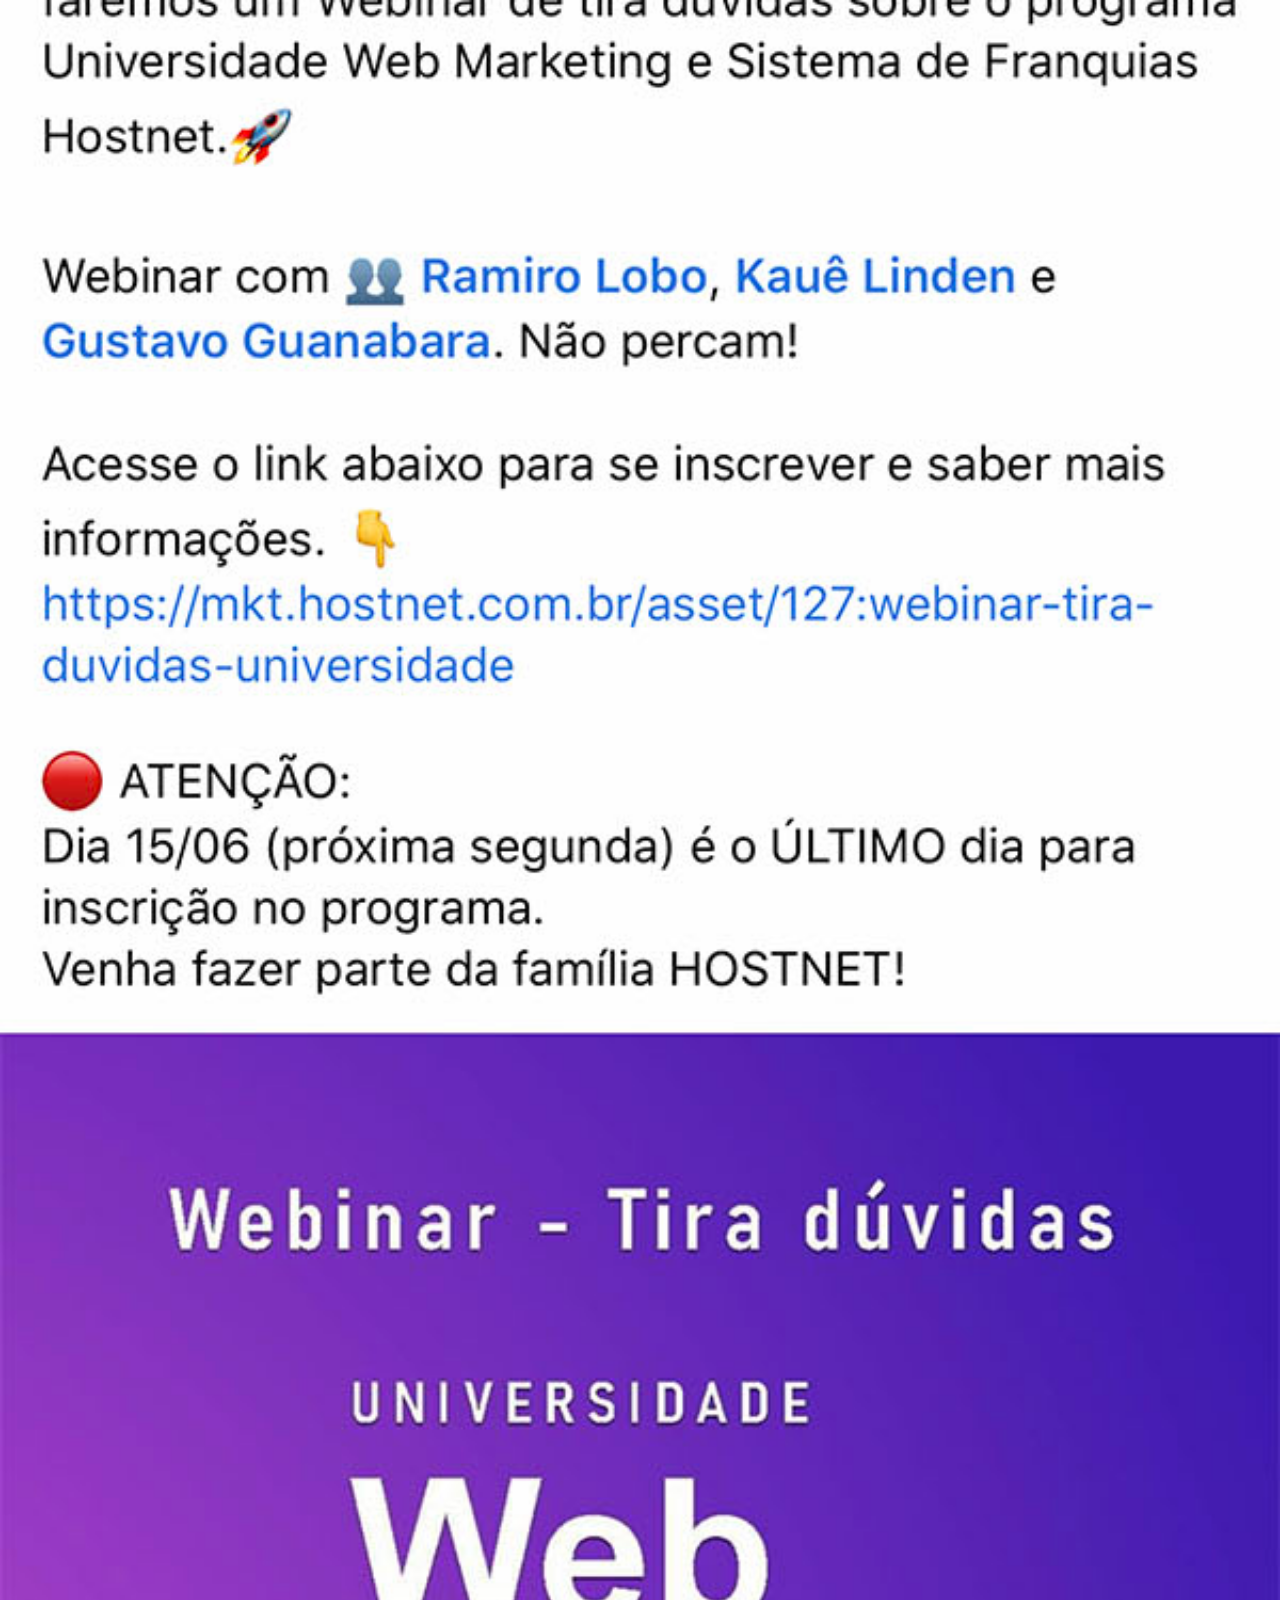
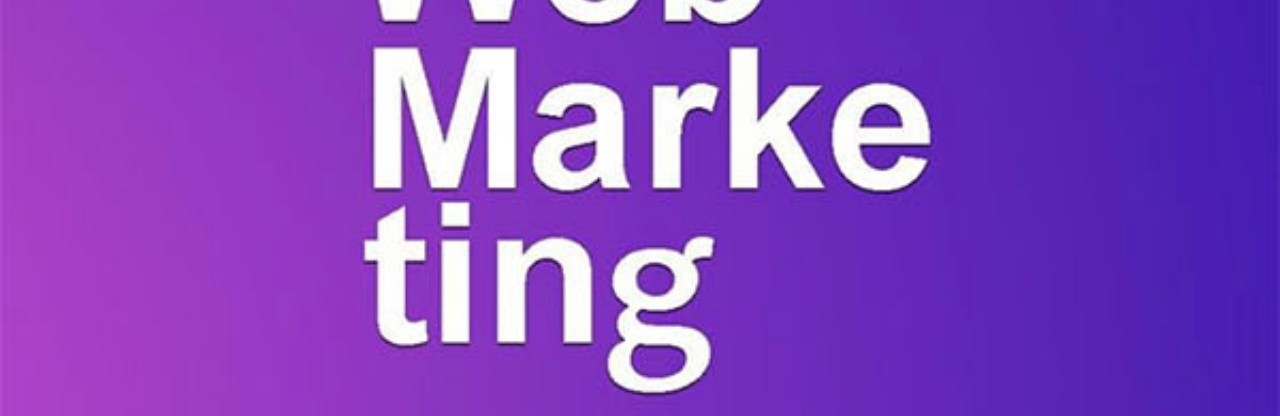
<file: Projetosocial/telafacebook.html>
<!DOCTYPE html>
<html lang="pt-br">
<head>
    <meta charset="UTF-8">
    <meta http-equiv="X-UA-Compatible" content="IE=edge">
    <meta name="viewport" content="width=device-width, initial-scale=1.0">
    <style>
        body{
            background-image: url(../pacote-d013/imagens/tela-facebook.jpg);
            background-position: center;
            background-repeat: no-repeat;
            background-size: cover;
            width: 90   vw;
            height: 2000px;
        }
    </style>
    <title>tela do facebook</title>
</head>
<body>
    
</body>
</html>
</file>
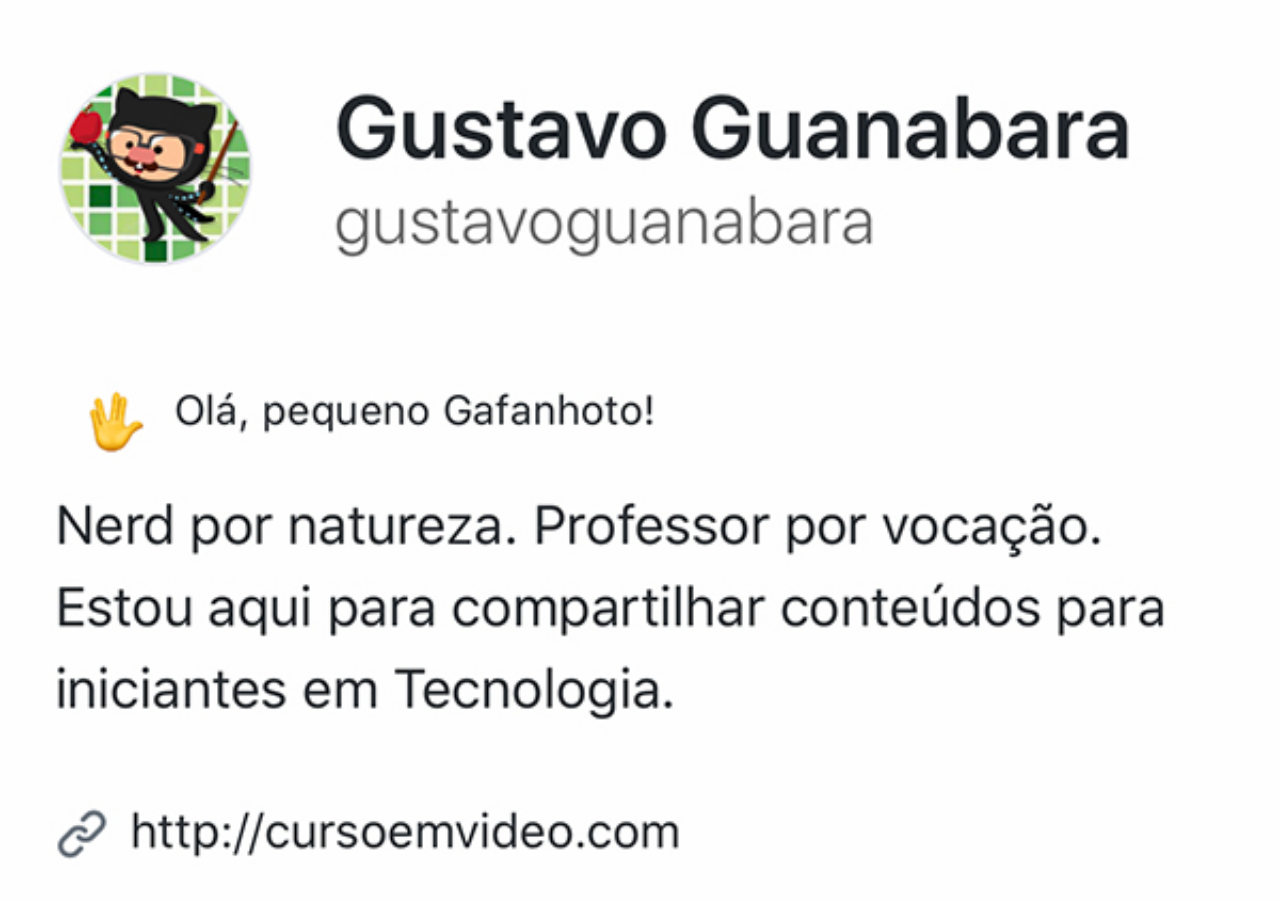
<file: Projetosocial/telagithub.html>
<!DOCTYPE html>
<html lang="pt-br">
<head>
    <meta charset="UTF-8">
    <meta http-equiv="X-UA-Compatible" content="IE=edge">
    <meta name="viewport" content="width=device-width, initial-scale=1.0">
    <style>
       body{
            background-image: url(../pacote-d013/imagens/tela-github.jpg);
            background-size: cover;
            background-repeat: no-repeat;
            width: 95%;
            height: 800px;
        }
    </style>
    <title>tela do github</title>
</head>
<body>
    
</body>
</html>
</file>
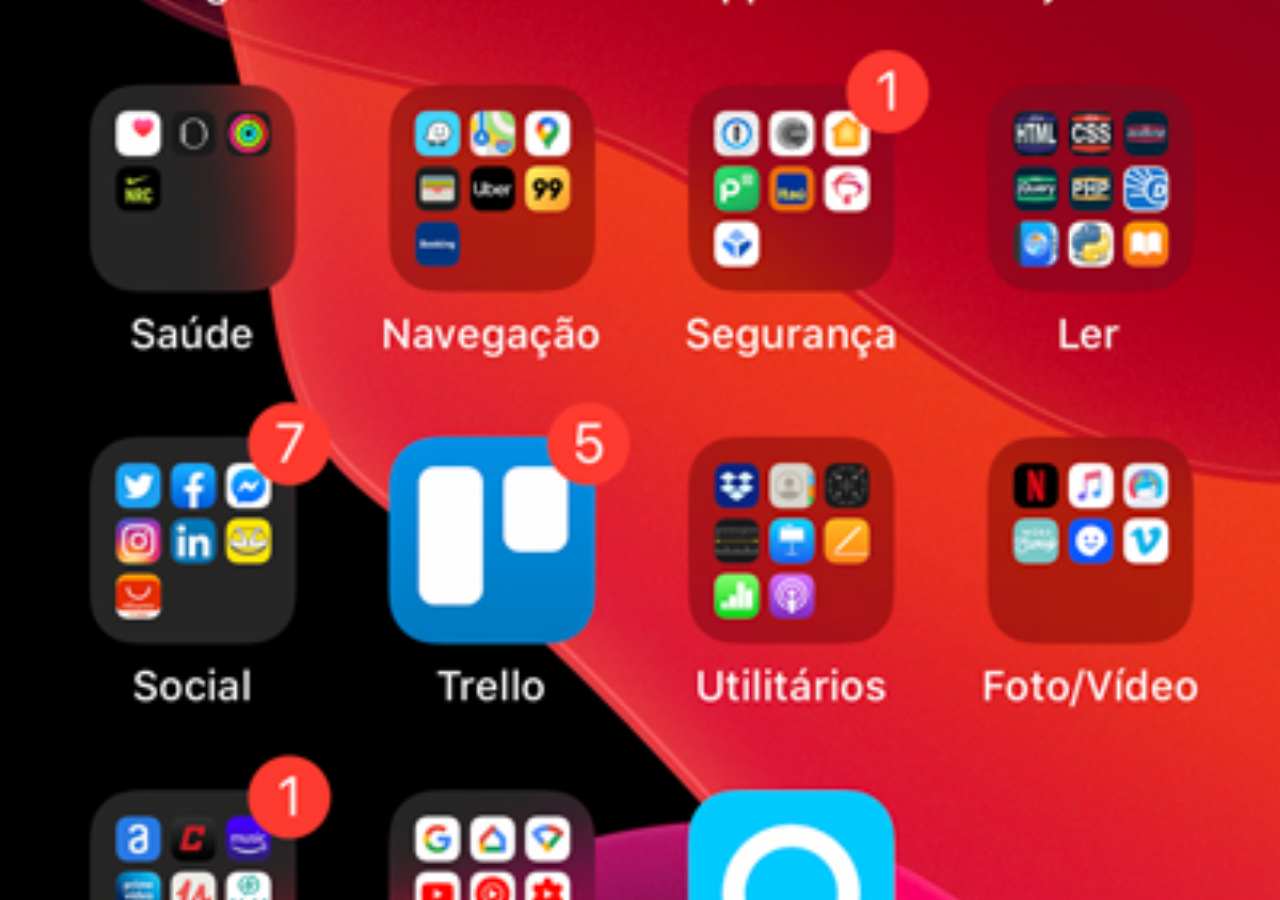
<file: Projetosocial/Telainicial.html>
<!DOCTYPE html>
<html lang="Pt-br">
<head>
    <meta charset="UTF-8">
    <meta http-equiv="X-UA-Compatible" content="IE=edge">
    <meta name="viewport" content="width=device-width, initial-scale=1.0">
    <style>
        *{
            margin: 0;
            padding: 0%;
        }
        body{
            width: 100vw;
            height: 100vh;
            background-image: url(../pacote-d013/imagens/tela-home.jpg);
            background-position: center;
            background-repeat: no-repeat;
            background-size: cover;
        }
    </style>
    <title>tela1</title>
</head>
<body>    
</body>
</html>
</file>
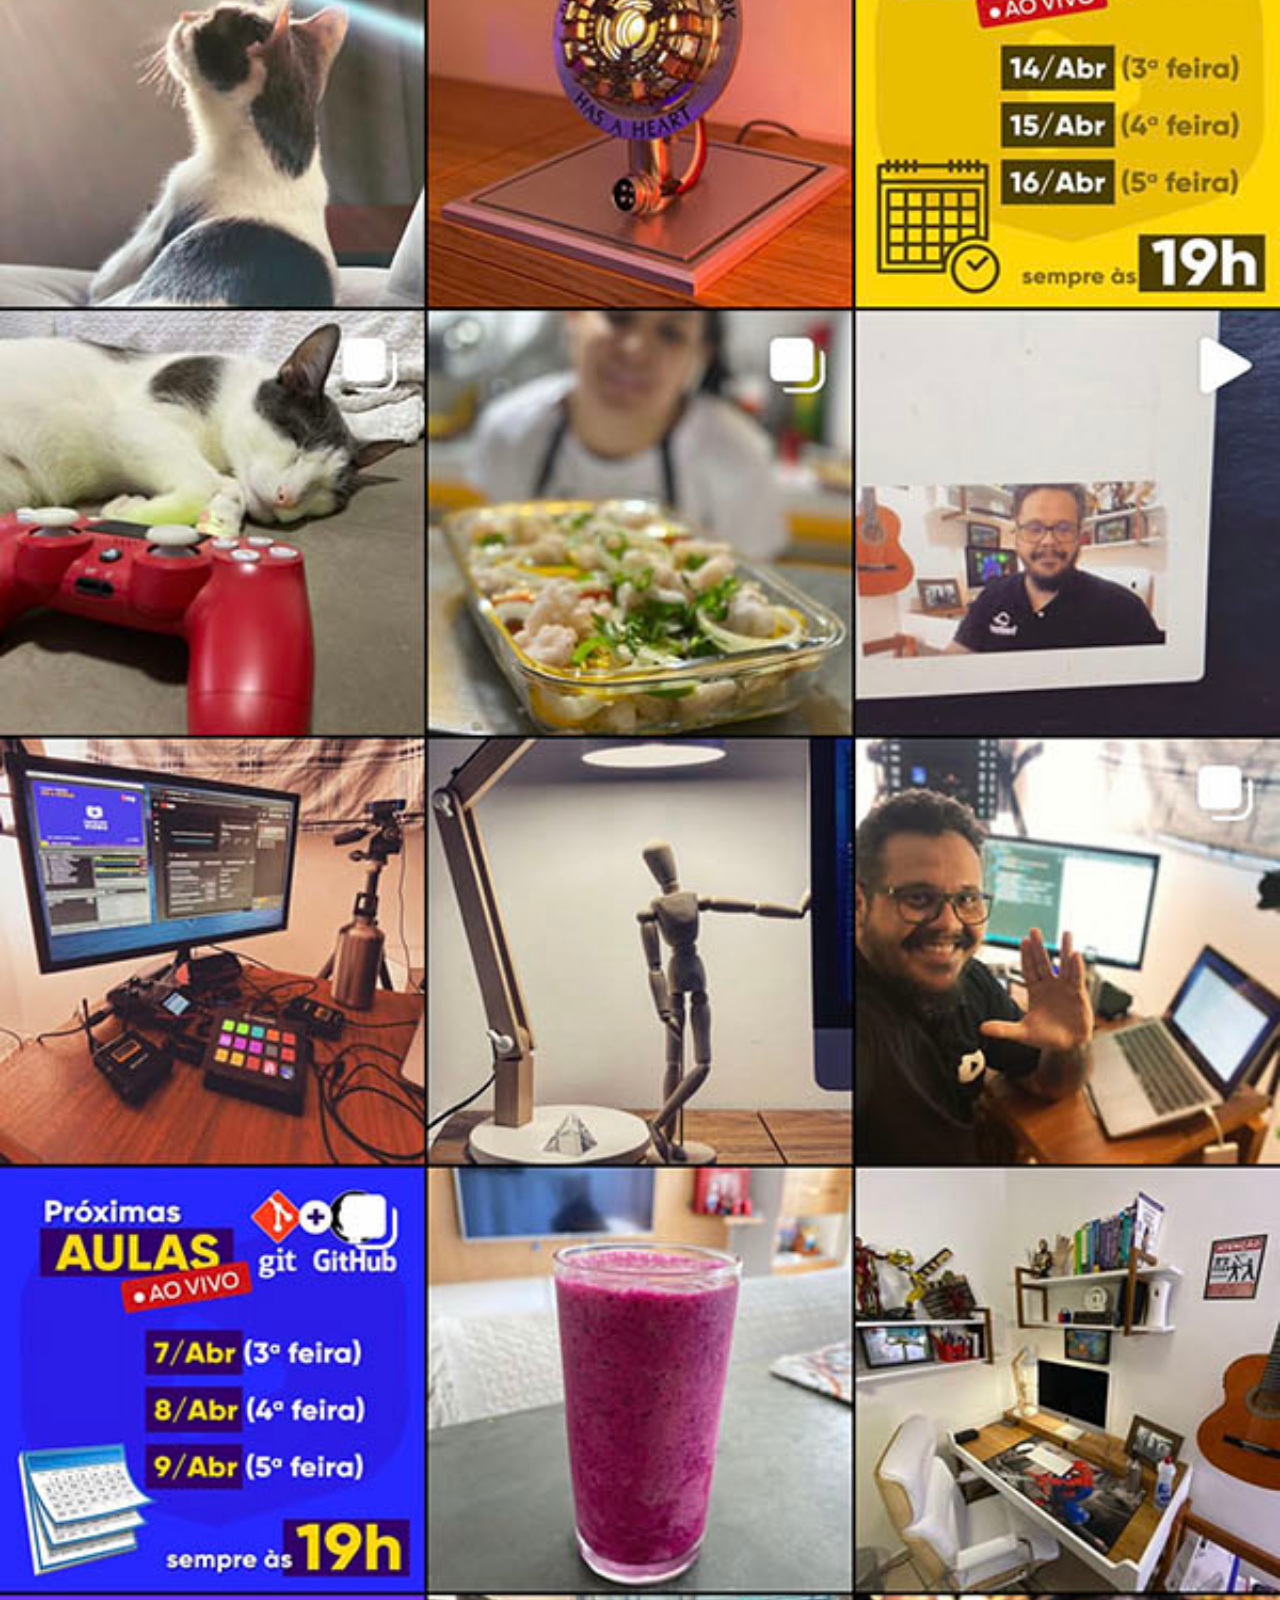
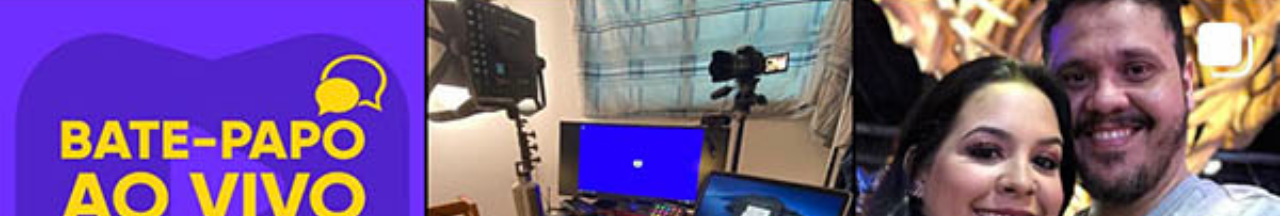
<file: Projetosocial/telainstagram.html>
<!DOCTYPE html>
<html lang="pt-br">
<head>
    <meta charset="UTF-8">
    <meta http-equiv="X-UA-Compatible" content="IE=edge">
    <meta name="viewport" content="width=device-width, initial-scale=1.0">
    <style>
       body{
            background-image: url(../pacote-d013/imagens/tela-instagram.jpg);
            background-size: cover;
            background-repeat: no-repeat;
            background-position: center;
            width: 1px;
            height: 1800px;
        }
    </style>
    <title>tela do instagram</title>
</head>
<body>
    
</body>
</html>
</file>
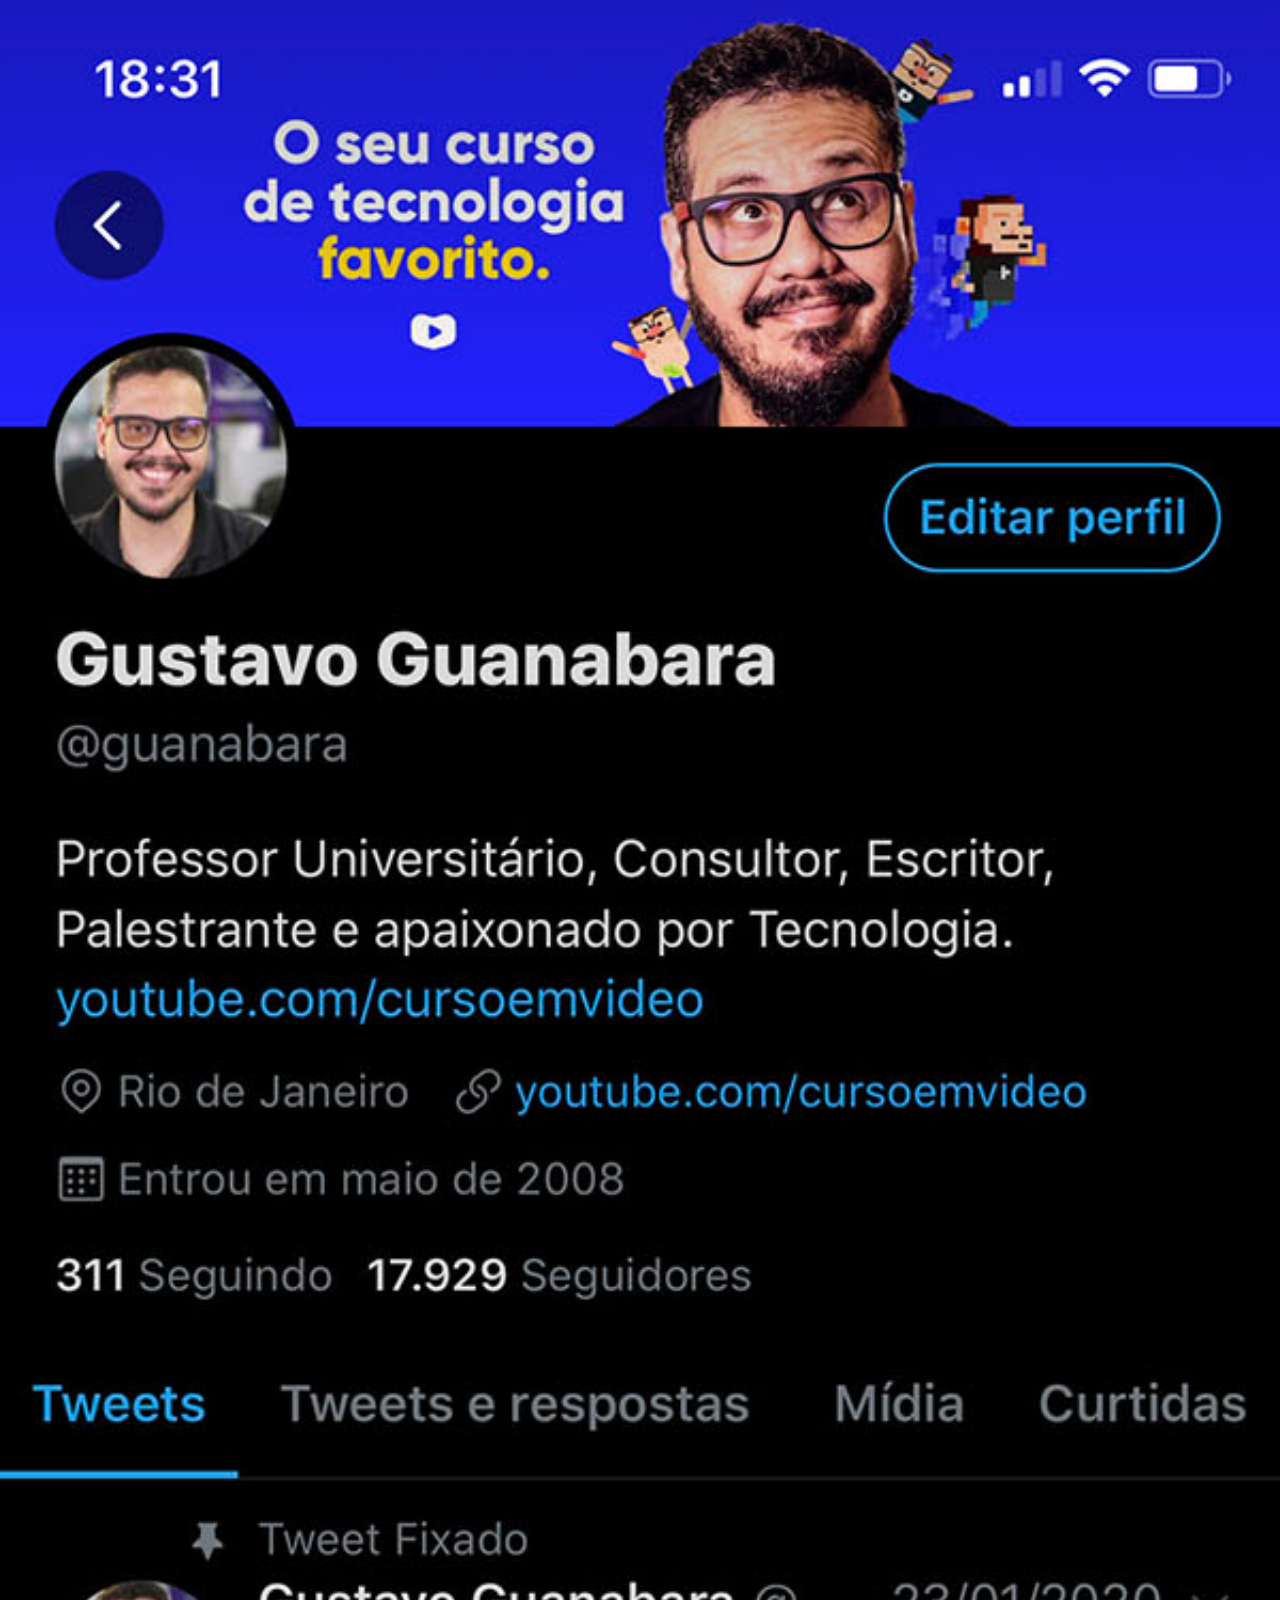
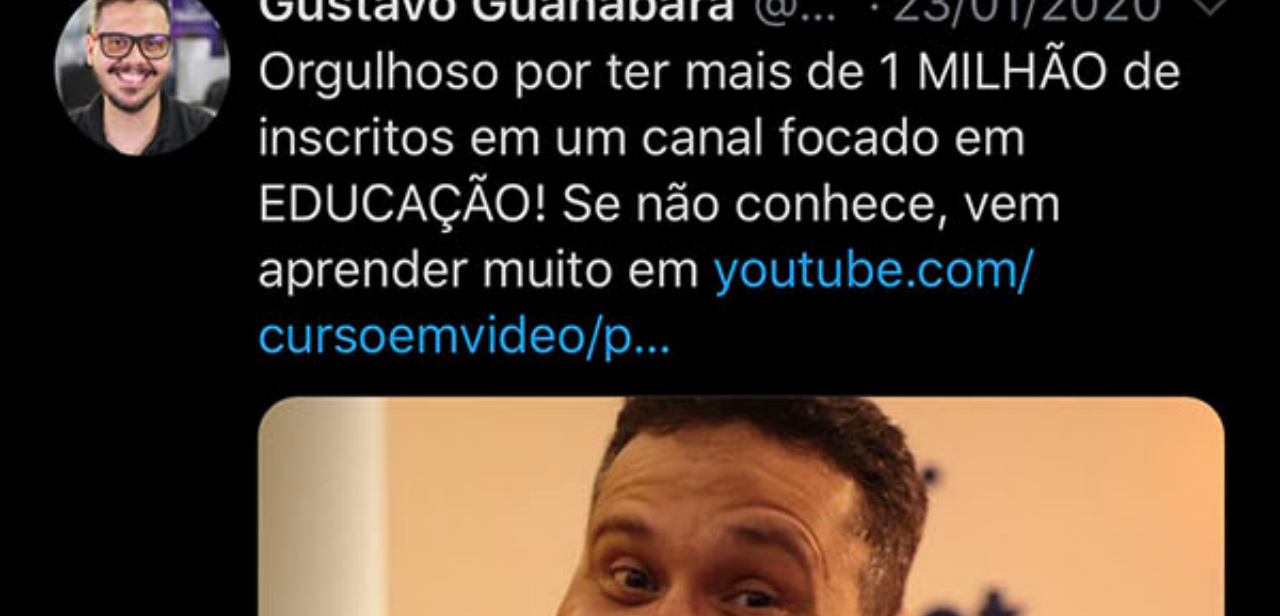
<file: Projetosocial/telatwitter.html>
<!DOCTYPE html>
<html lang="pt-br">
<head>
    <meta charset="UTF-8">
    <meta http-equiv="X-UA-Compatible" content="IE=edge">
    <meta name="viewport" content="width=device-width, initial-scale=1.0">
    <style>
       body{
            background-image: url(../pacote-d013/imagens/tela-twitter.jpg);
            background-size: cover;
            background-repeat: no-repeat;
            width: 90vw;
            height: 2200px;
        }
    </style>
    <title>tela do twitter</title>
</head>
<body>
    
</body>
</html>
</file>
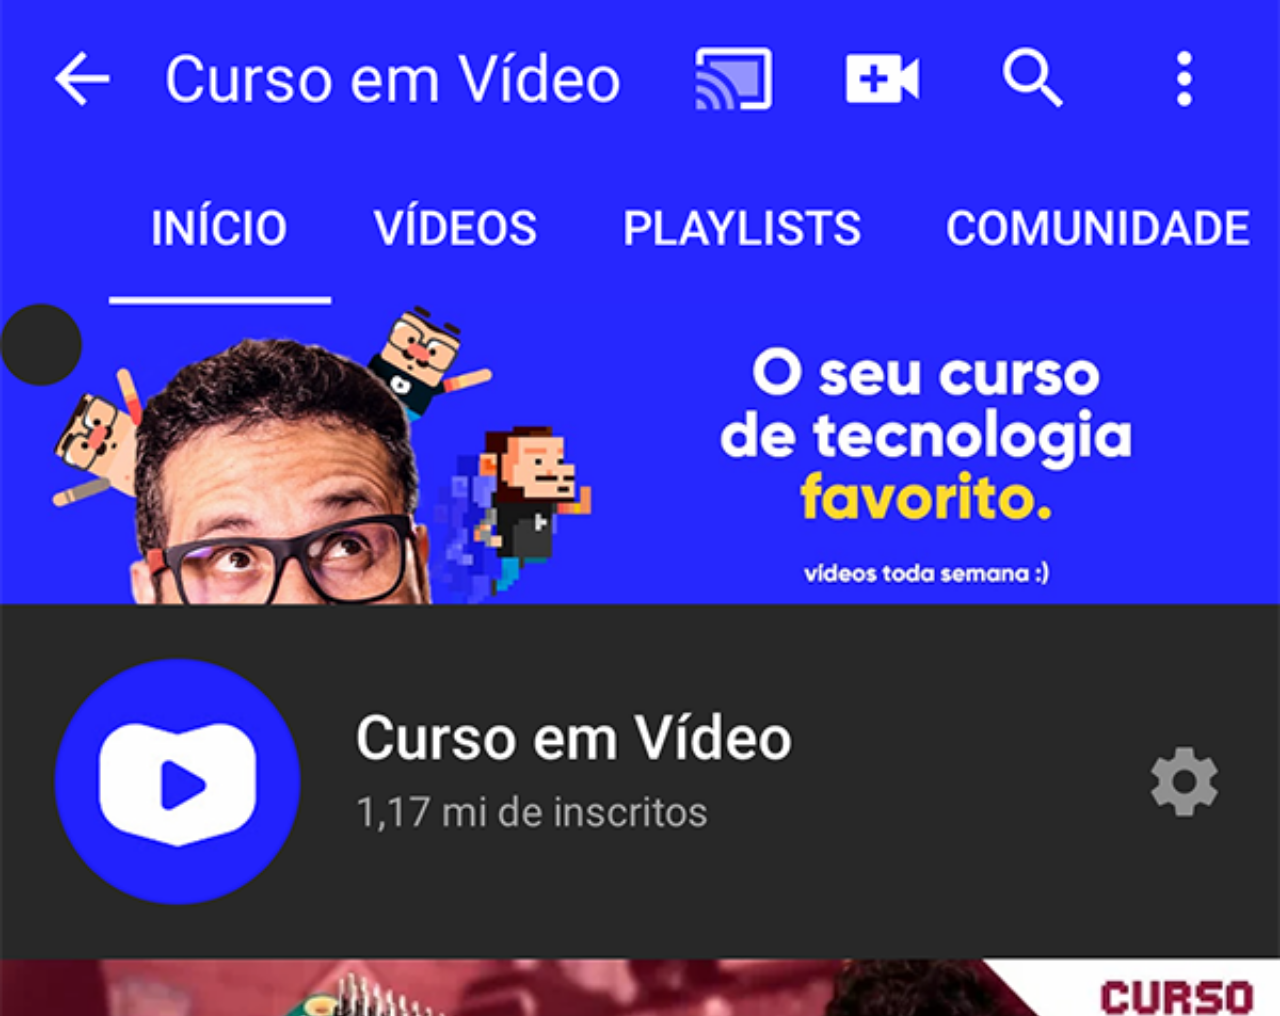
<file: Projetosocial/telayoutube.html>
<!DOCTYPE html>
<html lang="pt-br">
<head>
    <meta charset="UTF-8">
    <meta http-equiv="X-UA-Compatible" content="IE=edge">
    <meta name="viewport" content="width=device-width, initial-scale=1.0">
    <style>
        body{
            background-image: url(../pacote-d013/imagens/tela-youtube.png);
            background-size: cover;
            background-repeat: no-repeat;
            width: 90vw;
            height: 1000px;
        }
    </style>
    <title>tela do youtube</title>
</head>
<body>
    
</body>
</html>
</file>
